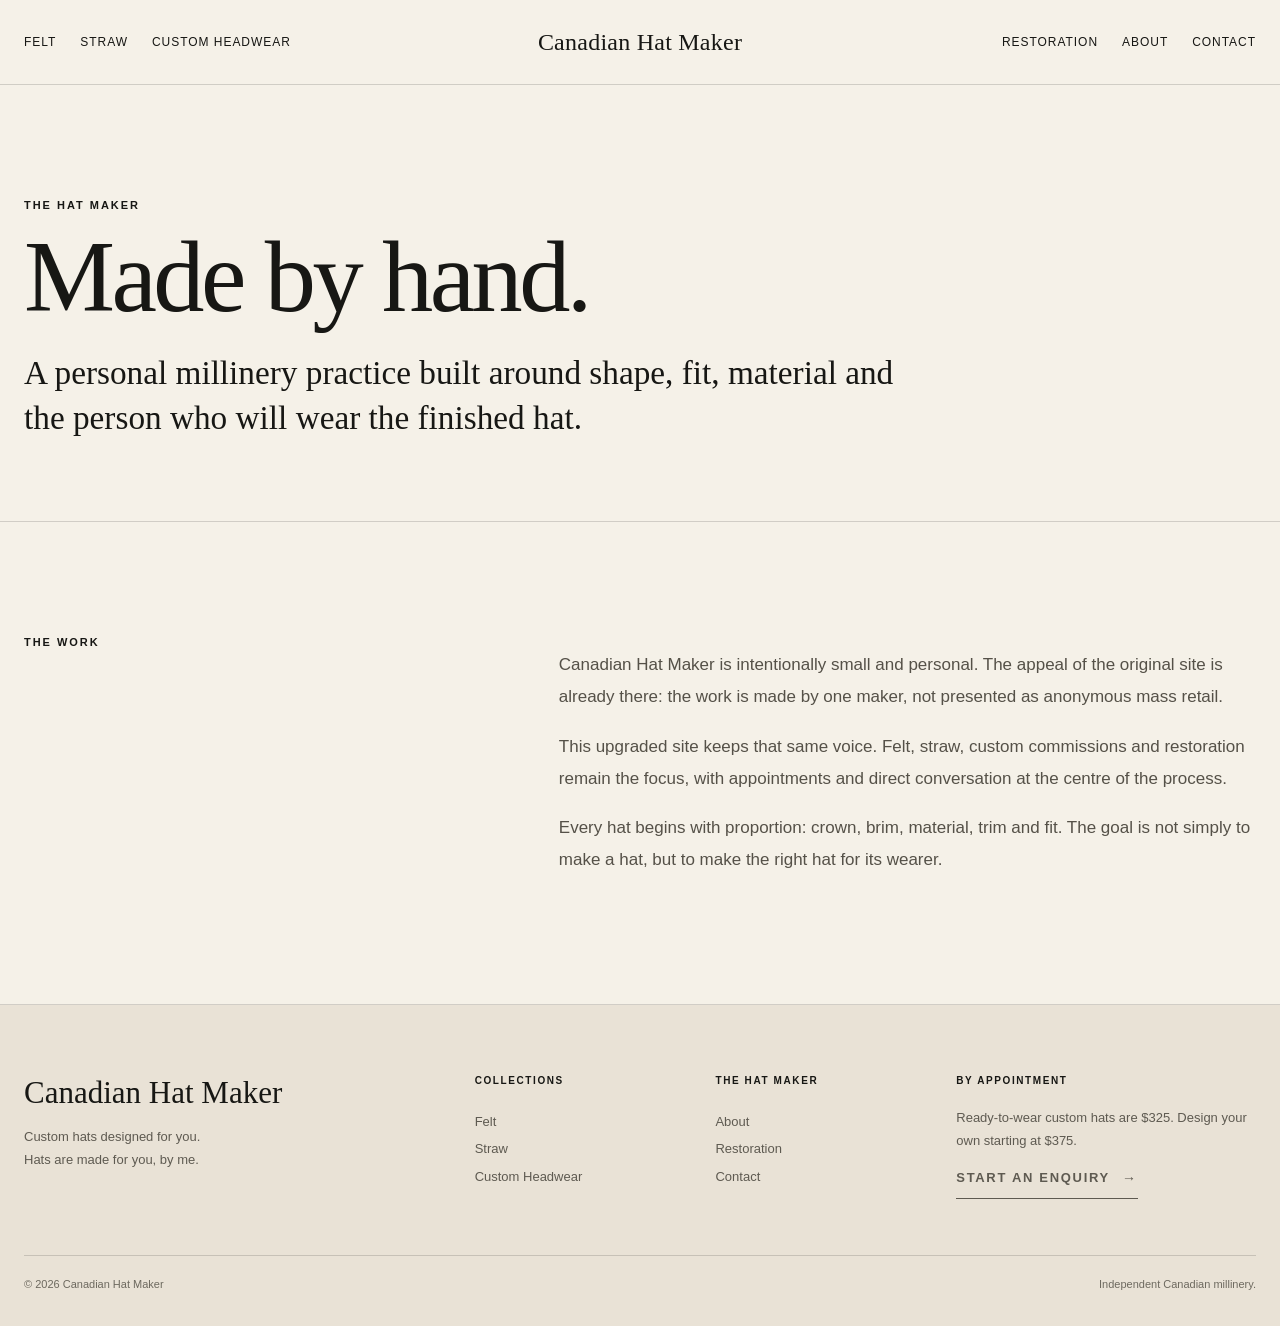
<file: about.html>
<!doctype html>
<html lang="en">
<head>
<meta charset="utf-8">
<meta name="viewport" content="width=device-width,initial-scale=1">
<meta name="description" content="Canadian Hat Maker — custom felt, straw and commissioned hats, made by hand.">
<title>About | Canadian Hat Maker</title>
<link rel="stylesheet" href="styles.css">
</head>
<body>

<header class="header">
  <div class="wrap nav">
    <button class="menu-btn" data-menu-button aria-expanded="false">Menu</button>
    <nav class="nav-left">
      <a href="felt.html">Felt</a><a href="straw.html">Straw</a><a href="custom-headwear.html">Custom Headwear</a>
    </nav>
    <a class="brand" href="index.html">Canadian Hat Maker</a>
    <nav class="nav-right">
      <a href="restoration.html">Restoration</a><a href="about.html">About</a><a href="contact.html">Contact</a>
    </nav>
  </div>
  <nav class="mobile-nav" data-mobile-nav>
    <a href="felt.html">Felt</a><a href="straw.html">Straw</a><a href="custom-headwear.html">Custom Headwear</a>
    <a href="restoration.html">Restoration</a><a href="about.html">About</a><a href="contact.html">Contact</a>
  </nav>
</header>


<main>
<section class="page-hero"><div class="wrap"><span class="eyebrow">The Hat Maker</span><h1 class="page-title">Made by hand.</h1><p class="page-intro">A personal millinery practice built around shape, fit, material and the person who will wear the finished hat.</p></div></section>
<section class="section"><div class="wrap contact-grid"><div><span class="eyebrow">The work</span></div><div class="prose">
<p>Canadian Hat Maker is intentionally small and personal. The appeal of the original site is already there: the work is made by one maker, not presented as anonymous mass retail.</p>
<p>This upgraded site keeps that same voice. Felt, straw, custom commissions and restoration remain the focus, with appointments and direct conversation at the centre of the process.</p>
<p>Every hat begins with proportion: crown, brim, material, trim and fit. The goal is not simply to make a hat, but to make the right hat for its wearer.</p>
</div></div></section>
</main>

<footer class="footer">
  <div class="wrap">
    <div class="footer-grid">
      <div>
        <h3>Canadian Hat Maker</h3>
        <p>Custom hats designed for you.<br>Hats are made for you, by me.</p>
      </div>
      <div class="footer-col"><h4>Collections</h4><a href="felt.html">Felt</a><a href="straw.html">Straw</a><a href="custom-headwear.html">Custom Headwear</a></div>
      <div class="footer-col"><h4>The Hat Maker</h4><a href="about.html">About</a><a href="restoration.html">Restoration</a><a href="contact.html">Contact</a></div>
      <div class="newsletter"><h4>By appointment</h4><p>Ready-to-wear custom hats are $325. Design your own starting at $375.</p><a class="text-link" href="contact.html">Start an enquiry</a></div>
    </div>
    <div class="footer-bottom"><span>© <span data-year></span> Canadian Hat Maker</span><span>Independent Canadian millinery.</span></div>
  </div>
</footer>

<script src="script.js"></script>
</body>
</html>
</file>
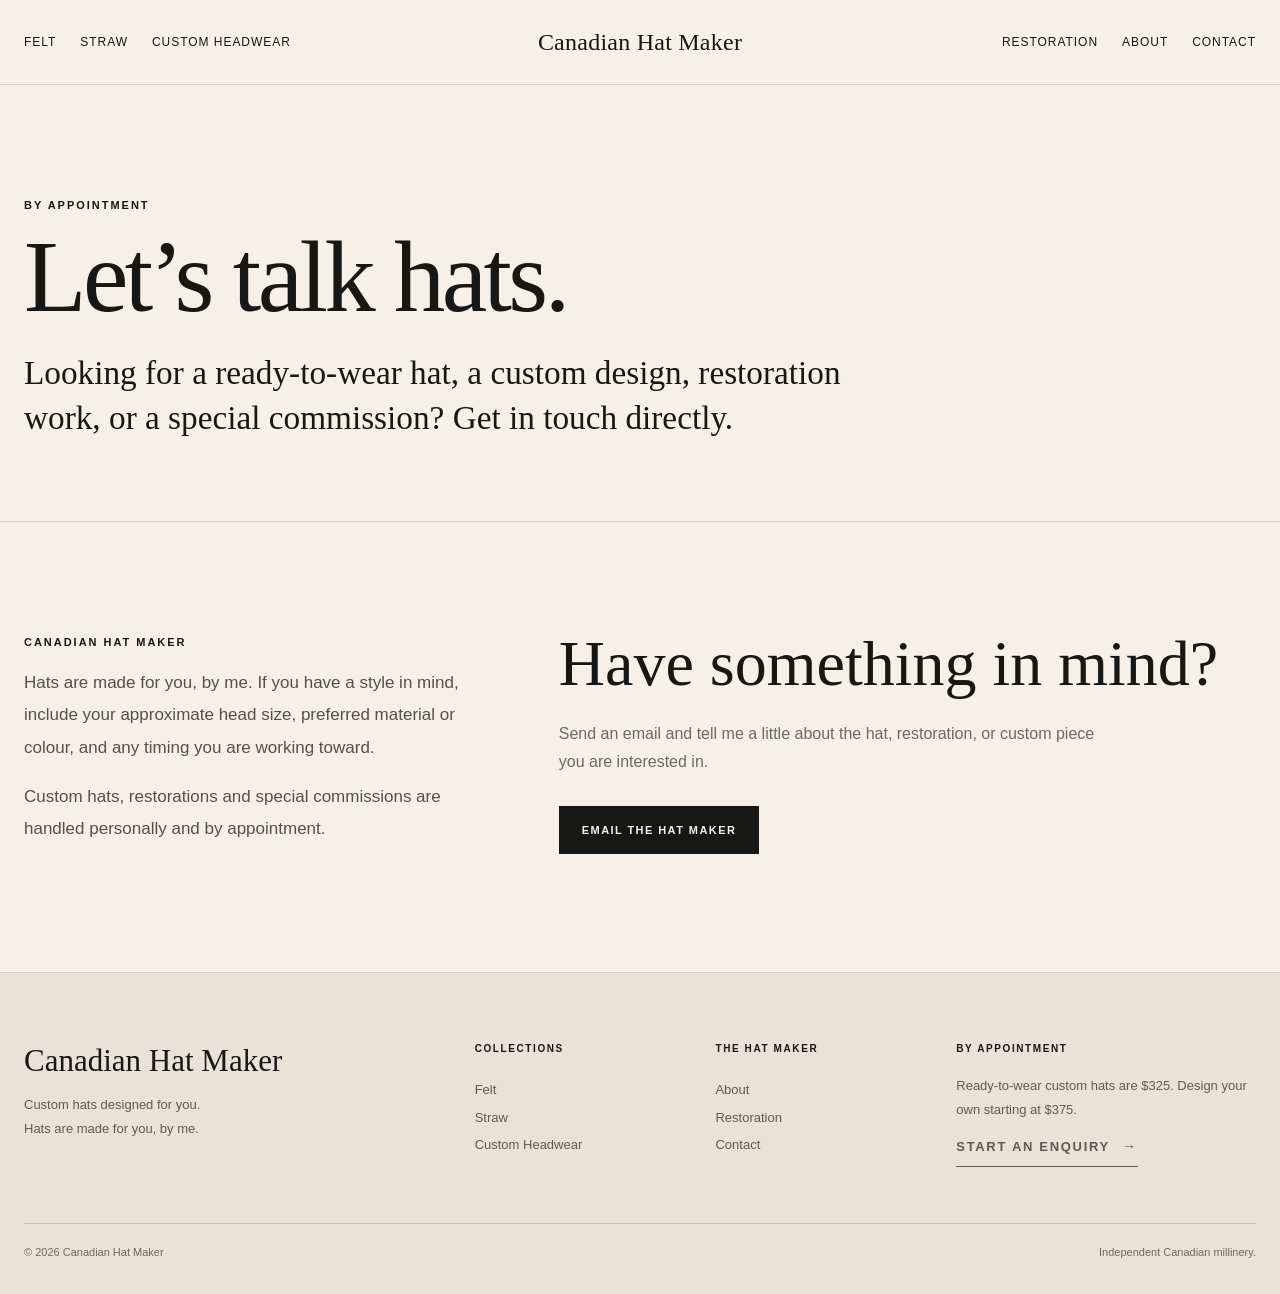
<file: contact.html>
<!doctype html>
<html lang="en">
<head>
  <meta charset="utf-8">
  <meta name="viewport" content="width=device-width,initial-scale=1">
  <meta
    name="description"
    content="Contact Canadian Hat Maker for custom felt, straw, restoration and commissioned hats."
  >
  <title>Contact | Canadian Hat Maker</title>
  <link rel="stylesheet" href="styles.css">
</head>

<body>

  <header class="header">
    <div class="wrap nav">

      <button
        class="menu-btn"
        data-menu-button
        aria-expanded="false"
      >
        Menu
      </button>

      <nav class="nav-left">
        <a href="felt.html">Felt</a>
        <a href="straw.html">Straw</a>
        <a href="custom-headwear.html">Custom Headwear</a>
      </nav>

      <a class="brand" href="index.html">
        Canadian Hat Maker
      </a>

      <nav class="nav-right">
        <a href="restoration.html">Restoration</a>
        <a href="about.html">About</a>
        <a href="contact.html">Contact</a>
      </nav>

    </div>

    <nav class="mobile-nav" data-mobile-nav>
      <a href="felt.html">Felt</a>
      <a href="straw.html">Straw</a>
      <a href="custom-headwear.html">Custom Headwear</a>
      <a href="restoration.html">Restoration</a>
      <a href="about.html">About</a>
      <a href="contact.html">Contact</a>
    </nav>
  </header>


  <main>

    <section class="page-hero">
      <div class="wrap">

        <span class="eyebrow">
          By appointment
        </span>

        <h1 class="page-title">
          Let’s talk hats.
        </h1>

        <p class="page-intro">
          Looking for a ready-to-wear hat, a custom design,
          restoration work, or a special commission?
          Get in touch directly.
        </p>

      </div>
    </section>


    <section class="section">
      <div class="wrap contact-grid">

        <div>

          <span class="eyebrow">
            Canadian Hat Maker
          </span>

          <div class="prose">

            <p>
              Hats are made for you, by me.
              If you have a style in mind, include your approximate
              head size, preferred material or colour, and any timing
              you are working toward.
            </p>

            <p>
              Custom hats, restorations and special commissions
              are handled personally and by appointment.
            </p>

          </div>

        </div>


        <div>

          <h2
            style="
              font-family:var(--serif);
              font-size:clamp(42px,5vw,72px);
              font-weight:400;
              line-height:1;
              margin:0 0 24px;
            "
          >
            Have something in mind?
          </h2>

          <p
            style="
              max-width:560px;
              line-height:1.75;
              color:var(--muted);
              margin:0 0 30px;
            "
          >
            Send an email and tell me a little about the hat,
            restoration, or custom piece you are interested in.
          </p>

          <!--
            IMPORTANT:
            Replace YOURCLIENTEMAIL@example.com
            with the client's real email address.
          -->

          <a
            class="button"
            href="mailto:YOURCLIENTEMAIL@example.com?subject=Canadian%20Hat%20Maker%20Enquiry"
          >
            Email the Hat Maker
          </a>

        </div>

      </div>
    </section>

  </main>


  <footer class="footer">

    <div class="wrap">

      <div class="footer-grid">

        <div>

          <h3>
            Canadian Hat Maker
          </h3>

          <p>
            Custom hats designed for you.<br>
            Hats are made for you, by me.
          </p>

        </div>


        <div class="footer-col">

          <h4>
            Collections
          </h4>

          <a href="felt.html">
            Felt
          </a>

          <a href="straw.html">
            Straw
          </a>

          <a href="custom-headwear.html">
            Custom Headwear
          </a>

        </div>


        <div class="footer-col">

          <h4>
            The Hat Maker
          </h4>

          <a href="about.html">
            About
          </a>

          <a href="restoration.html">
            Restoration
          </a>

          <a href="contact.html">
            Contact
          </a>

        </div>


        <div class="newsletter">

          <h4>
            By appointment
          </h4>

          <p>
            Ready-to-wear custom hats are $325.
            Design your own starting at $375.
          </p>

          <a
            class="text-link"
            href="contact.html"
          >
            Start an enquiry
          </a>

        </div>

      </div>


      <div class="footer-bottom">

        <span>
          © <span data-year></span>
          Canadian Hat Maker
        </span>

        <span>
          Independent Canadian millinery.
        </span>

      </div>

    </div>

  </footer>


  <script src="script.js"></script>

</body>
</html>
</file>
<file: styles.css>
:root{
  --ink:#171714;
  --paper:#f5f1e8;
  --paper-deep:#ebe4d8;
  --white:#fffdf8;
  --line:rgba(23,23,20,.16);
  --muted:#6d6a62;
  --accent:#6d543b;
  --serif:"Iowan Old Style","Palatino Linotype","Book Antiqua",Palatino,Georgia,serif;
  --sans:Inter,ui-sans-serif,-apple-system,BlinkMacSystemFont,"Segoe UI",sans-serif;
  --max:1480px;
}
*{box-sizing:border-box}
html{scroll-behavior:smooth}
body{
  margin:0;
  background:var(--paper);
  color:var(--ink);
  font-family:var(--sans);
  -webkit-font-smoothing:antialiased;
}
img{display:block;width:100%;height:auto}
a{color:inherit;text-decoration:none}
button,input,textarea,select{font:inherit}
.wrap{width:min(calc(100% - 48px),var(--max));margin-inline:auto}
.eyebrow{
  font-size:11px;
  letter-spacing:.18em;
  text-transform:uppercase;
  font-weight:700;
}
.header{
  position:sticky;top:0;z-index:40;
  background:rgba(245,241,232,.94);
  backdrop-filter:blur(14px);
  border-bottom:1px solid var(--line);
}
.nav{
  min-height:84px;
  display:grid;
  grid-template-columns:1fr auto 1fr;
  align-items:center;
  gap:24px;
}
.nav-left,.nav-right{display:flex;align-items:center;gap:24px}
.nav-right{justify-content:flex-end}
.nav a{font-size:12px;letter-spacing:.08em;text-transform:uppercase}
.brand{
  font-family:var(--serif);
  font-size:24px!important;
  letter-spacing:.01em!important;
  text-transform:none!important;
  white-space:nowrap;
}
.menu-btn{display:none;background:none;border:0;padding:8px;font-size:12px;text-transform:uppercase;letter-spacing:.1em}
.mobile-nav{display:none;border-top:1px solid var(--line);padding:20px 24px 28px}
.mobile-nav.open{display:grid;gap:18px}
.mobile-nav a{font-size:13px;letter-spacing:.08em;text-transform:uppercase}

.hero{
  min-height:calc(100vh - 85px);
  display:grid;
  grid-template-columns:1.12fr .88fr;
  border-bottom:1px solid var(--line);
}
.hero-media{min-height:720px;overflow:hidden;background:#c8bba6}
.hero-media img{height:100%;object-fit:cover}
.hero-copy{
  padding:clamp(56px,8vw,132px) clamp(36px,7vw,110px);
  display:flex;flex-direction:column;justify-content:center;
}
.hero h1{
  font-family:var(--serif);
  font-weight:400;
  font-size:clamp(58px,7vw,112px);
  line-height:.88;
  letter-spacing:-.045em;
  margin:18px 0 34px;
}
.hero p{
  max-width:520px;
  font-family:var(--serif);
  font-size:clamp(20px,2vw,29px);
  line-height:1.35;
  margin:0 0 34px;
}
.text-link{
  display:inline-flex;align-items:center;gap:12px;
  width:max-content;
  padding-bottom:7px;border-bottom:1px solid currentColor;
  text-transform:uppercase;letter-spacing:.13em;font-size:11px;font-weight:700;
}
.text-link:after{content:"→";font-size:14px;transition:transform .2s ease}
.text-link:hover:after{transform:translateX(4px)}
.section{padding:110px 0;border-bottom:1px solid var(--line)}
.section-head{
  display:grid;grid-template-columns:1fr 1fr;gap:40px;align-items:end;margin-bottom:50px
}
.section-head h2,.editorial-title,.page-title{
  font-family:var(--serif);font-weight:400;letter-spacing:-.035em;
  margin:0;
}
.section-head h2{font-size:clamp(54px,6vw,94px);line-height:.9}
.section-head p{max-width:520px;margin:0 0 4px auto;font-size:15px;line-height:1.75;color:var(--muted)}
.product-grid{display:grid;grid-template-columns:repeat(3,1fr);gap:22px}
.product{min-width:0}
.product-media{aspect-ratio:4/5;overflow:hidden;background:var(--paper-deep)}
.product-media img{height:100%;object-fit:cover;transition:transform .6s cubic-bezier(.2,.7,.2,1)}
.product:hover .product-media img{transform:scale(1.025)}
.product-meta{display:grid;grid-template-columns:1fr auto;gap:16px;padding:16px 2px 0}
.product h3{font-family:var(--serif);font-size:22px;font-weight:400;margin:0}
.product-price{font-size:12px;letter-spacing:.08em;margin-top:4px;color:var(--muted)}
.product .ask{font-size:11px;letter-spacing:.12em;text-transform:uppercase;padding-top:4px}
.editorial-grid{
  display:grid;
  grid-template-columns:repeat(4,1fr);
  gap:1px;
  background:var(--line);
  border:1px solid var(--line);
}
.editorial-card{position:relative;min-height:560px;background:#bbb;overflow:hidden}
.editorial-card img{height:100%;object-fit:cover}
.editorial-card:after{
  content:"";position:absolute;inset:0;
  background:linear-gradient(to top,rgba(0,0,0,.5),transparent 55%);
}
.editorial-card .caption{position:absolute;z-index:2;left:24px;right:24px;bottom:24px;color:white}
.editorial-card .caption span{display:block;font-size:10px;text-transform:uppercase;letter-spacing:.16em;margin-bottom:7px}
.editorial-card .caption strong{font-family:var(--serif);font-size:24px;font-weight:400}
.split{
  display:grid;grid-template-columns:1fr 1fr;min-height:650px;border-bottom:1px solid var(--line)
}
.split-media{overflow:hidden;background:var(--paper-deep)}
.split-media img{height:100%;object-fit:cover}
.split-copy{padding:80px clamp(36px,7vw,110px);display:flex;flex-direction:column;justify-content:center}
.split-copy h2{font-family:var(--serif);font-size:clamp(52px,5vw,82px);line-height:.94;font-weight:400;margin:16px 0 28px}
.split-copy p{max-width:520px;line-height:1.75;color:var(--muted);margin:0 0 30px}
.quote{
  padding:120px 24px;text-align:center;border-bottom:1px solid var(--line);background:var(--ink);color:var(--paper)
}
.quote blockquote{
  font-family:var(--serif);font-size:clamp(42px,6vw,90px);line-height:1.04;
  max-width:1200px;margin:0 auto 30px;letter-spacing:-.035em
}
.quote cite{font-style:normal;font-size:11px;text-transform:uppercase;letter-spacing:.17em}
.gallery-grid{display:grid;grid-template-columns:repeat(5,1fr);gap:10px}
.gallery-item{position:relative;aspect-ratio:4/5;overflow:hidden;background:var(--paper-deep)}
.gallery-item img{height:100%;object-fit:cover;transition:transform .5s}
.gallery-item:hover img{transform:scale(1.03)}
.cta{
  display:grid;grid-template-columns:1.2fr .8fr;gap:40px;align-items:end
}
.cta h2{font-family:var(--serif);font-size:clamp(52px,6vw,90px);line-height:.95;font-weight:400;margin:0}
.cta-right{max-width:520px;margin-left:auto}
.cta-right p{line-height:1.7;color:var(--muted);margin:0 0 26px}
.button{
  display:inline-flex;align-items:center;justify-content:center;
  min-height:48px;padding:0 22px;border:1px solid var(--ink);
  text-transform:uppercase;letter-spacing:.13em;font-size:11px;font-weight:700;
  background:var(--ink);color:var(--paper)
}
.button.outline{background:transparent;color:var(--ink)}
.footer{padding:70px 0 36px;background:#e9e2d6}
.footer-grid{display:grid;grid-template-columns:1.35fr .65fr .65fr 1fr;gap:46px}
.footer h3{font-family:var(--serif);font-size:31px;font-weight:400;margin:0 0 14px}
.footer h4{font-size:10px;letter-spacing:.16em;text-transform:uppercase;margin:0 0 20px}
.footer p,.footer a{font-size:13px;line-height:1.8;color:#5e5a51}
.footer-col{display:grid;align-content:start;gap:4px}
.footer-bottom{margin-top:56px;padding-top:22px;border-top:1px solid var(--line);display:flex;justify-content:space-between;gap:20px;font-size:11px;color:#6d695f}
.page-hero{padding:110px 0 80px;border-bottom:1px solid var(--line)}
.page-title{font-size:clamp(64px,8vw,120px);line-height:.9;margin-top:18px}
.page-intro{font-family:var(--serif);font-size:clamp(22px,2.6vw,38px);line-height:1.35;max-width:900px;margin:28px 0 0}
.prose{max-width:820px}
.prose p{font-size:17px;line-height:1.9;color:#555148}
.contact-grid{display:grid;grid-template-columns:.8fr 1.2fr;gap:70px}
.contact-form{display:grid;gap:16px}
.field{display:grid;gap:8px}
.field label{font-size:10px;letter-spacing:.14em;text-transform:uppercase}
.field input,.field textarea,.field select{
  width:100%;border:1px solid var(--line);background:rgba(255,255,255,.28);
  padding:15px 16px;color:var(--ink);outline:none
}
.field textarea{min-height:160px;resize:vertical}
.note{font-size:12px;color:var(--muted);line-height:1.6}
.small-grid{display:grid;grid-template-columns:repeat(2,1fr);gap:22px}
.feature-card{border-top:1px solid var(--ink);padding-top:18px}
.feature-card h3{font-family:var(--serif);font-weight:400;font-size:30px;margin:0 0 12px}
.feature-card p{color:var(--muted);line-height:1.7;margin:0}
@media(max-width:1100px){
  .nav-left,.nav-right{display:none}.menu-btn{display:block}.nav{grid-template-columns:1fr auto 1fr}.menu-btn{justify-self:start}
  .hero{grid-template-columns:1fr}.hero-media{min-height:68vh}.hero-copy{padding:72px 32px}
  .product-grid{grid-template-columns:repeat(2,1fr)}
  .editorial-grid{grid-template-columns:repeat(2,1fr)}
  .gallery-grid{grid-template-columns:repeat(3,1fr)}
  .footer-grid{grid-template-columns:1.3fr 1fr 1fr}
  .footer-grid .newsletter{grid-column:1/-1}
}
@media(max-width:760px){
  .wrap{width:min(calc(100% - 30px),var(--max))}
  .nav{min-height:70px}.brand{font-size:20px!important}
  .hero{min-height:auto}.hero-media{min-height:58vh}.hero h1{font-size:58px}
  .section{padding:76px 0}.section-head{grid-template-columns:1fr;gap:22px}.section-head p{margin:0}
  .product-grid{grid-template-columns:1fr 1fr;gap:12px}.product h3{font-size:18px}.product-meta{display:block}.product .ask{display:block;margin-top:8px}
  .editorial-grid{grid-template-columns:1fr 1fr}.editorial-card{min-height:400px}
  .split{grid-template-columns:1fr}.split-media{min-height:58vh}.split-copy{padding:62px 24px}
  .gallery-grid{grid-template-columns:1fr 1fr;gap:8px}
  .cta{grid-template-columns:1fr;align-items:start}.cta-right{margin:0}
  .footer-grid{grid-template-columns:1fr 1fr}.footer-grid>div:first-child,.footer-grid .newsletter{grid-column:1/-1}
  .footer-bottom{flex-direction:column}
  .contact-grid{grid-template-columns:1fr}.small-grid{grid-template-columns:1fr}
}
</file>
